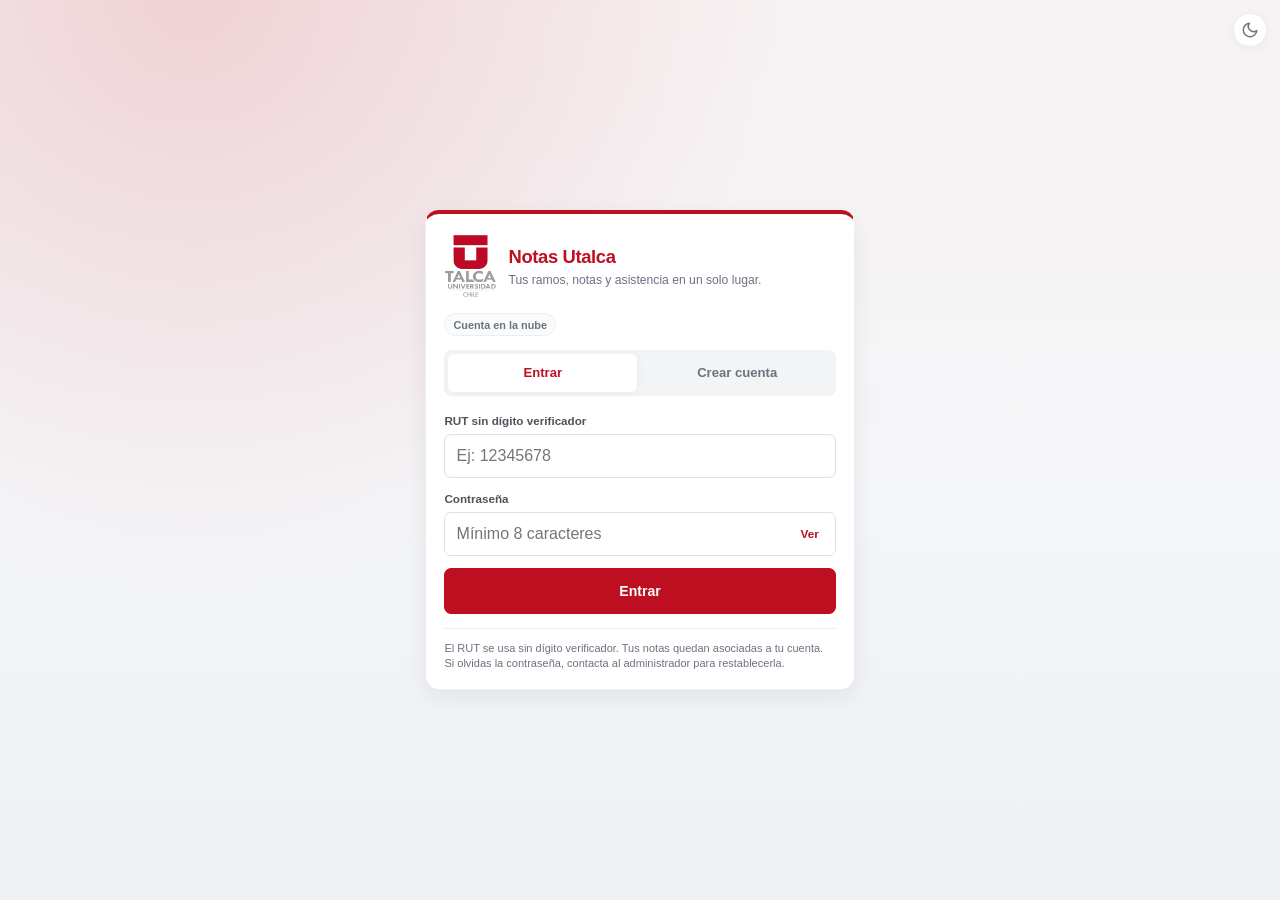
<file: index.html>
<!DOCTYPE html>
<html lang="es">
<head>
  <meta charset="UTF-8" />
  <meta name="viewport" content="width=device-width, initial-scale=1.0, viewport-fit=cover" />
  <meta name="description" content="Organizador de promedios, unidades exigibles y asistencia para estudiantes de la Universidad de Talca." />
  <meta name="robots" content="noindex,nofollow" />
  <meta name="apple-mobile-web-app-capable" content="yes" />
  <meta name="apple-mobile-web-app-status-bar-style" content="default" />
  <meta name="apple-mobile-web-app-title" content="Notas Utalca" />
  <meta name="theme-color" content="#be0f20" />
  <script src="theme.js?v=3"></script>
  <title>Notas Utalca · Promedios y Asistencia</title>
  <link rel="manifest" href="manifest.json?v=3" />
  <link rel="apple-touch-icon" href="icons/apple-touch-icon.png?v=3" />
  <link rel="icon" type="image/png" sizes="192x192" href="icons/icon-192.png?v=3" />
  <link rel="stylesheet" href="styles.css?v=11" />
</head>
<body>
  <!-- Pantalla de carga: evita mostrar el login cuando ya hay una sesión guardada. -->
  <div id="boot-screen" class="boot-screen" role="status" aria-label="Cargando cuenta">
    <img src="icons/utalca-logo-header.png" alt="Universidad de Talca" class="boot-logo" />
    <span class="boot-spinner" aria-hidden="true"></span>
  </div>

  <!-- Pantalla de acceso: se muestra solo cuando no hay sesión. -->
  <div id="auth-gate" class="auth-gate" hidden>
    <button type="button" class="theme-toggle auth-theme-toggle" data-action="toggle-theme" aria-label="Cambiar tema" title="Cambiar tema">
      <svg class="theme-moon" width="18" height="18" viewBox="0 0 24 24" fill="none" stroke="currentColor" stroke-width="2" stroke-linecap="round" stroke-linejoin="round" aria-hidden="true">
        <path d="M21 12.79A9 9 0 1 1 11.21 3 7 7 0 0 0 21 12.79z"></path>
      </svg>
      <svg class="theme-sun" width="18" height="18" viewBox="0 0 24 24" fill="none" stroke="currentColor" stroke-width="2" stroke-linecap="round" stroke-linejoin="round" aria-hidden="true">
        <circle cx="12" cy="12" r="4"></circle>
        <path d="M12 2v2M12 20v2M4.93 4.93l1.41 1.41M17.66 17.66l1.41 1.41M2 12h2M20 12h2M6.34 17.66l-1.41 1.41M19.07 4.93l-1.41 1.41"></path>
      </svg>
    </button>
    <div class="auth-shell">
      <div class="auth-card">
        <div class="auth-brand">
          <img src="icons/utalca-logo-header.png" alt="" class="auth-logo" />
          <div>
            <h1 class="auth-title">Notas Utalca</h1>
            <p class="auth-subtitle">Tus ramos, notas y asistencia en un solo lugar.</p>
          </div>
        </div>

        <div class="auth-mode" id="auth-mode-label">Cuenta en la nube</div>

        <div class="auth-tabs" role="tablist" aria-label="Acceso">
          <button type="button" id="auth-tab-login" class="active" data-auth-tab="login" role="tab" aria-selected="true">
            Entrar
          </button>
          <button type="button" id="auth-tab-signup" data-auth-tab="signup" role="tab" aria-selected="false">
            Crear cuenta
          </button>
        </div>

        <form id="auth-form" novalidate>
          <div class="auth-field">
            <label for="auth-rut">RUT sin dígito verificador</label>
            <input
              id="auth-rut"
              name="rut"
              type="text"
              inputmode="numeric"
              autocomplete="username"
              placeholder="Ej: 12345678"
              maxlength="12"
              required
            />
          </div>

          <div class="auth-field">
            <label for="auth-password">Contraseña</label>
            <div class="auth-pass-wrap">
              <input
                id="auth-password"
                name="password"
                type="password"
                autocomplete="current-password"
                minlength="8"
                placeholder="Mínimo 8 caracteres"
                aria-label="Contraseña"
                required
              />
              <button type="button" id="auth-toggle-pass" class="auth-pass-toggle" aria-label="Mostrar contraseña">Ver</button>
            </div>
          </div>

          <div class="auth-field" id="auth-confirm-wrap" hidden>
            <label for="auth-confirm">Repetir contraseña</label>
            <input
              id="auth-confirm"
              name="confirm"
              type="password"
              autocomplete="new-password"
              minlength="8"
              placeholder="Repite la contraseña"
              aria-label="Repetir contraseña"
            />
          </div>

          <div id="auth-error" class="auth-error" role="alert" aria-live="polite" hidden></div>

          <button type="submit" id="auth-submit" class="auth-submit">Entrar</button>
        </form>

        <div id="auth-demo-banner" class="auth-demo" hidden>
          <strong>Modo demo local.</strong> Las cuentas y los ramos se guardan solo en este navegador.
        </div>

        <p class="auth-note">
          El RUT se usa sin dígito verificador. Tus notas quedan asociadas a tu cuenta.
          Si olvidas la contraseña, contacta al administrador para restablecerla.
        </p>
      </div>
    </div>
  </div>

  <!-- Aplicación -->
  <div id="app-shell" hidden>
    <div id="cloud-banner" class="cloud-banner" hidden></div>

    <div class="portal-wrapper">
      <!-- Barra Superior Compacta Exclusiva para iPhone / Celular con Logo Utalca -->
      <header class="mobile-app-header">
        <div class="mobile-brand" data-nav="home">
          <div class="mobile-logo-wrap">
            <img
              src="icons/utalca-emblem.png"
              alt="Universidad de Talca"
              class="mobile-logo-img"
            />
          </div>
          <div style="min-width:0;">
            <div class="mobile-title">Universidad de Talca</div>
            <div class="mobile-subtitle" id="mobile-header-sub">Portal Estudiantil · Notas y Asistencia</div>
          </div>
        </div>
        <div class="header-actions">
          <span class="sync-indicator syncing" data-sync-indicator role="img" aria-label="Sincronizando…" title="Sincronizando…">
            <svg class="sync-spin" width="18" height="18" viewBox="0 0 24 24" fill="none" stroke="currentColor" stroke-width="2" stroke-linecap="round" stroke-linejoin="round" aria-hidden="true">
              <path d="M21 12a9 9 0 1 1-2.64-6.36"></path>
              <polyline points="21 3 21 9 15 9"></polyline>
            </svg>
            <svg class="sync-ok" width="18" height="18" viewBox="0 0 24 24" fill="none" stroke="currentColor" stroke-width="2" stroke-linecap="round" stroke-linejoin="round" aria-hidden="true">
              <path d="M20 6 9 17l-5-5"></path>
            </svg>
          </span>
          <button type="button" class="theme-toggle" data-action="toggle-theme" aria-label="Cambiar tema" title="Cambiar tema">
            <svg class="theme-moon" width="18" height="18" viewBox="0 0 24 24" fill="none" stroke="currentColor" stroke-width="2" stroke-linecap="round" stroke-linejoin="round" aria-hidden="true">
              <path d="M21 12.79A9 9 0 1 1 11.21 3 7 7 0 0 0 21 12.79z"></path>
            </svg>
            <svg class="theme-sun" width="18" height="18" viewBox="0 0 24 24" fill="none" stroke="currentColor" stroke-width="2" stroke-linecap="round" stroke-linejoin="round" aria-hidden="true">
              <circle cx="12" cy="12" r="4"></circle>
              <path d="M12 2v2M12 20v2M4.93 4.93l1.41 1.41M17.66 17.66l1.41 1.41M2 12h2M20 12h2M6.34 17.66l-1.41 1.41M19.07 4.93l-1.41 1.41"></path>
            </svg>
          </button>
        </div>
      </header>

      <!-- Cabecera Institucional PC con Logo Universidad de Talca -->
      <div class="desktop-brand-bar desktop-only">
        <div class="desktop-brand-left" data-nav="home">
          <img
            src="icons/utalca-emblem.png"
            alt="Universidad de Talca"
            class="utalca-logo-img"
          />
          <div class="desktop-brand-divider"></div>
          <div class="desktop-brand-text">
            <span class="desktop-brand-title">Intranet Estudiantil · Universidad de Talca</span>
            <span class="desktop-brand-sub">Organizador de Promedios, Unidades Exigibles y Asistencia</span>
          </div>
        </div>
        <div class="header-actions">
          <span class="sync-indicator syncing" data-sync-indicator role="img" aria-label="Sincronizando…" title="Sincronizando…">
            <svg class="sync-spin" width="18" height="18" viewBox="0 0 24 24" fill="none" stroke="currentColor" stroke-width="2" stroke-linecap="round" stroke-linejoin="round" aria-hidden="true">
              <path d="M21 12a9 9 0 1 1-2.64-6.36"></path>
              <polyline points="21 3 21 9 15 9"></polyline>
            </svg>
            <svg class="sync-ok" width="18" height="18" viewBox="0 0 24 24" fill="none" stroke="currentColor" stroke-width="2" stroke-linecap="round" stroke-linejoin="round" aria-hidden="true">
              <path d="M20 6 9 17l-5-5"></path>
            </svg>
          </span>
          <button type="button" class="theme-toggle" data-action="toggle-theme" aria-label="Cambiar tema" title="Cambiar tema">
            <svg class="theme-moon" width="18" height="18" viewBox="0 0 24 24" fill="none" stroke="currentColor" stroke-width="2" stroke-linecap="round" stroke-linejoin="round" aria-hidden="true">
              <path d="M21 12.79A9 9 0 1 1 11.21 3 7 7 0 0 0 21 12.79z"></path>
            </svg>
            <svg class="theme-sun" width="18" height="18" viewBox="0 0 24 24" fill="none" stroke="currentColor" stroke-width="2" stroke-linecap="round" stroke-linejoin="round" aria-hidden="true">
              <circle cx="12" cy="12" r="4"></circle>
              <path d="M12 2v2M12 20v2M4.93 4.93l1.41 1.41M17.66 17.66l1.41 1.41M2 12h2M20 12h2M6.34 17.66l-1.41 1.41M19.07 4.93l-1.41 1.41"></path>
            </svg>
          </button>
        </div>
      </div>

      <!-- Línea Roja Superior Institucional (PC) -->
      <div class="utalca-top-rule desktop-only"></div>

      <!-- Cabecera Estilo Intranet Utalca (Solo PC) -->
      <header class="portal-top-grid desktop-only">
        <div class="utalca-red-box">
          <ul class="utalca-red-links">
            <li><button type="button" data-nav="home" id="redlink-home" class="active">Inicio</button></li>
            <li><button type="button" data-nav="promedios" id="redlink-promedios">Promedios y Notas</button></li>
            <li><button type="button" data-nav="asistencias" id="redlink-asistencias">Control de Asistencia</button></li>
            <li><button type="button" data-nav="agregar" id="redlink-agregar">Importar / Nuevo Ramo</button></li>
          </ul>
        </div>

        <div class="portal-feature-card" data-nav="promedios" id="topcard-promedios" role="button" tabindex="0" aria-label="Ir a Promedios y Notas">
          <div class="feature-icon-black">
            <svg width="34" height="34" viewBox="0 0 24 24" fill="none" stroke="currentColor" stroke-width="1.9" stroke-linecap="round" stroke-linejoin="round">
              <path d="M3 3v18h18"></path>
              <path d="M18 9l-5 5-4-4-3 3"></path>
            </svg>
          </div>
          <h2 class="feature-title">Promedios y Notas</h2>
          <p class="feature-sub">Revisa tus promedios, unidades exigibles y qué nota necesitas</p>
        </div>

        <div class="portal-feature-card" data-nav="asistencias" id="topcard-asistencias" role="button" tabindex="0" aria-label="Ir a Asistencias">
          <div class="feature-icon-black">
            <svg width="34" height="34" viewBox="0 0 24 24" fill="none" stroke="currentColor" stroke-width="1.9" stroke-linecap="round" stroke-linejoin="round">
              <rect x="3" y="4" width="18" height="18" rx="2" ry="2"></rect>
              <line x1="16" y1="2" x2="16" y2="6"></line>
              <line x1="8" y1="2" x2="8" y2="6"></line>
              <line x1="3" y1="10" x2="21" y2="10"></line>
              <path d="M9 16l2 2 4-4"></path>
            </svg>
          </div>
          <h2 class="feature-title">Asistencias</h2>
          <p class="feature-sub">Registra tu asistencia a clases y controla el mínimo exigido</p>
        </div>

        <div class="portal-feature-card" data-nav="agregar" id="topcard-agregar" role="button" tabindex="0" aria-label="Ir a Agregar Ramo">
          <div class="feature-icon-black">
            <svg width="34" height="34" viewBox="0 0 24 24" fill="none" stroke="currentColor" stroke-width="1.9" stroke-linecap="round" stroke-linejoin="round">
              <circle cx="12" cy="12" r="10"></circle>
              <line x1="12" y1="8" x2="12" y2="16"></line>
              <line x1="8" y1="12" x2="16" y2="12"></line>
            </svg>
          </div>
          <h2 class="feature-title">Agregar Ramo</h2>
          <p class="feature-sub">Importa con pantallazo o copy-paste de la intranet</p>
        </div>
      </header>

      <!-- Cuerpo Principal -->
      <div class="portal-main-layout">
        <!-- Barra Lateral Izquierda (Solo PC) -->
        <aside class="portal-sidebar desktop-only">
          <div class="sidebar-section">
            <h3 class="sidebar-heading">Resumen Académico</h3>
            <div class="sidebar-item">
              <span>Promedio Semestral</span>
              <strong id="summary-avg">—</strong>
            </div>
            <div class="sidebar-item">
              <span>Ramos Activos</span>
              <strong id="summary-count">0</strong>
            </div>
            <div class="sidebar-item">
              <span>Escala</span>
              <strong>1.0 a 7.0 (3.95)</strong>
            </div>
            <div class="sidebar-item">
              <span>Estado</span>
              <strong id="summary-risk">—</strong>
            </div>
          </div>

          <div class="sidebar-section">
            <h3 class="sidebar-heading">Mis Ramos</h3>
            <div id="sidebar-courses-links" style="display:flex; flex-direction:column; gap:0.15rem;"></div>
          </div>

          <div class="sidebar-section">
            <h3 class="sidebar-heading">Cuenta</h3>
            <button type="button" class="sidebar-link-btn" data-nav="cuenta">Mi Cuenta y respaldo</button>
          </div>
        </aside>

        <!-- Área Principal (Visible arriba de inmediato en iPhone y en PC) -->
        <main class="portal-main-content">
          <div class="utalca-tabs-bar desktop-only" role="tablist">
            <button type="button" class="utalca-tab active" data-nav="home" id="tab-home">Inicio</button>
            <button type="button" class="utalca-tab" data-nav="promedios" id="tab-promedios">Promedios</button>
            <button type="button" class="utalca-tab" data-nav="asistencias" id="tab-asistencias">Asistencias</button>
            <button type="button" class="utalca-tab" data-nav="agregar" id="tab-agregar">Agregar Ramo</button>
          </div>

          <section id="main-view-container" class="portal-content-panel"></section>
        </main>
      </div>
    </div>

    <!-- Barra de Navegación Inferior Nativa para iPhone -->
    <nav class="bottom-nav mobile-only" aria-label="Menú principal móvil">
      <div class="bottom-nav-inner">
        <button type="button" class="bottom-tab-btn active" data-nav="home" id="bnav-home">
          <svg width="20" height="20" viewBox="0 0 24 24" fill="none" stroke="currentColor" stroke-width="2"><path d="M3 9l9-7 9 7v11a2 2 0 0 1-2 2H5a2 2 0 0 1-2-2z"></path></svg>
          <span>Inicio</span>
        </button>
        <button type="button" class="bottom-tab-btn" data-nav="promedios" id="bnav-promedios">
          <svg width="20" height="20" viewBox="0 0 24 24" fill="none" stroke="currentColor" stroke-width="2"><path d="M3 3v18h18"></path><path d="M18 9l-5 5-4-4-3 3"></path></svg>
          <span>Promedios</span>
        </button>
        <button type="button" class="bottom-tab-btn" data-nav="asistencias" id="bnav-asistencias">
          <svg width="20" height="20" viewBox="0 0 24 24" fill="none" stroke="currentColor" stroke-width="2"><rect x="3" y="4" width="18" height="18" rx="2"></rect><path d="M9 14l2 2 4-4"></path></svg>
          <span>Asistencias</span>
        </button>
        <button type="button" class="bottom-tab-btn" data-nav="agregar" id="bnav-agregar">
          <svg width="20" height="20" viewBox="0 0 24 24" fill="none" stroke="currentColor" stroke-width="2"><circle cx="12" cy="12" r="10"></circle><line x1="12" y1="8" x2="12" y2="16"></line><line x1="8" y1="12" x2="16" y2="12"></line></svg>
          <span>Agregar</span>
        </button>
      </div>
    </nav>

    <!-- Modal Bottom-Sheet Minimalista para Subdividir Porcentaje -->
    <div id="subdivide-modal" class="modal-backdrop" hidden role="dialog" aria-modal="true" aria-labelledby="subdivide-modal-title">
      <div class="modal-card">
        <div class="modal-header">
          <div class="modal-header-text">
            <h3 class="modal-title" id="subdivide-modal-title">Subdividir Porcentaje</h3>
            <p class="modal-subtitle" id="subdivide-modal-course-name">—</p>
          </div>
          <button type="button" class="modal-close-btn" data-action="close-subdivide-modal" aria-label="Cerrar modal">✕</button>
        </div>

        <div class="modal-body">
          <div id="subdivide-modal-eval-info" class="modal-eval-highlight"></div>

          <div class="modal-field-group">
            <label class="modal-field-label">¿En cuántas notas o controles se divide?</label>
            <div class="modal-quick-selector">
              <button type="button" class="quick-num-btn" data-count="2">2</button>
              <button type="button" class="quick-num-btn" data-count="3">3</button>
              <button type="button" class="quick-num-btn active" data-count="4">4</button>
              <button type="button" class="quick-num-btn" data-count="5">5</button>
              <button type="button" class="quick-num-btn" data-count="6">6</button>
            </div>
          </div>

          <div class="modal-custom-row">
            <div class="modal-field-compact">
              <label for="subdivide-custom-count">Cantidad:</label>
              <input type="number" id="subdivide-custom-count" min="2" max="20" value="4" class="modal-num-input" />
            </div>
            <div class="modal-field-flex">
              <label for="subdivide-base-name">Nombre de cada sub-nota:</label>
              <input type="text" id="subdivide-base-name" value="Control" class="modal-text-input" />
            </div>
          </div>

          <div id="subdivide-preview-calc" class="modal-preview-box"></div>
        </div>

        <div class="modal-footer">
          <button type="button" class="btn btn-sm" data-action="close-subdivide-modal">Cancelar</button>
          <button type="button" class="btn btn-sm btn-red" id="confirm-subdivide-btn">Aplicar Subdivisión</button>
        </div>
      </div>
    </div>
  </div>

  <noscript>
    <style>#boot-screen{display:none!important}</style>
    <div class="auth-gate">
      <div class="auth-card">
        <h1 class="auth-title">JavaScript requerido</h1>
        <p>Notas Utalca necesita JavaScript para funcionar. Actívalo y vuelve a cargar la página.</p>
      </div>
    </div>
  </noscript>

  <script src="vendor/supabase.js?v=2.119.0"></script>
  <script src="auth_utils.js?v=2"></script>
  <script src="cloud-config.js?v=3"></script>
  <script src="cloud.js?v=3"></script>
  <script src="auth.js?v=3"></script>
  <script src="app.js?v=15"></script>
</body>
</html>
</file>
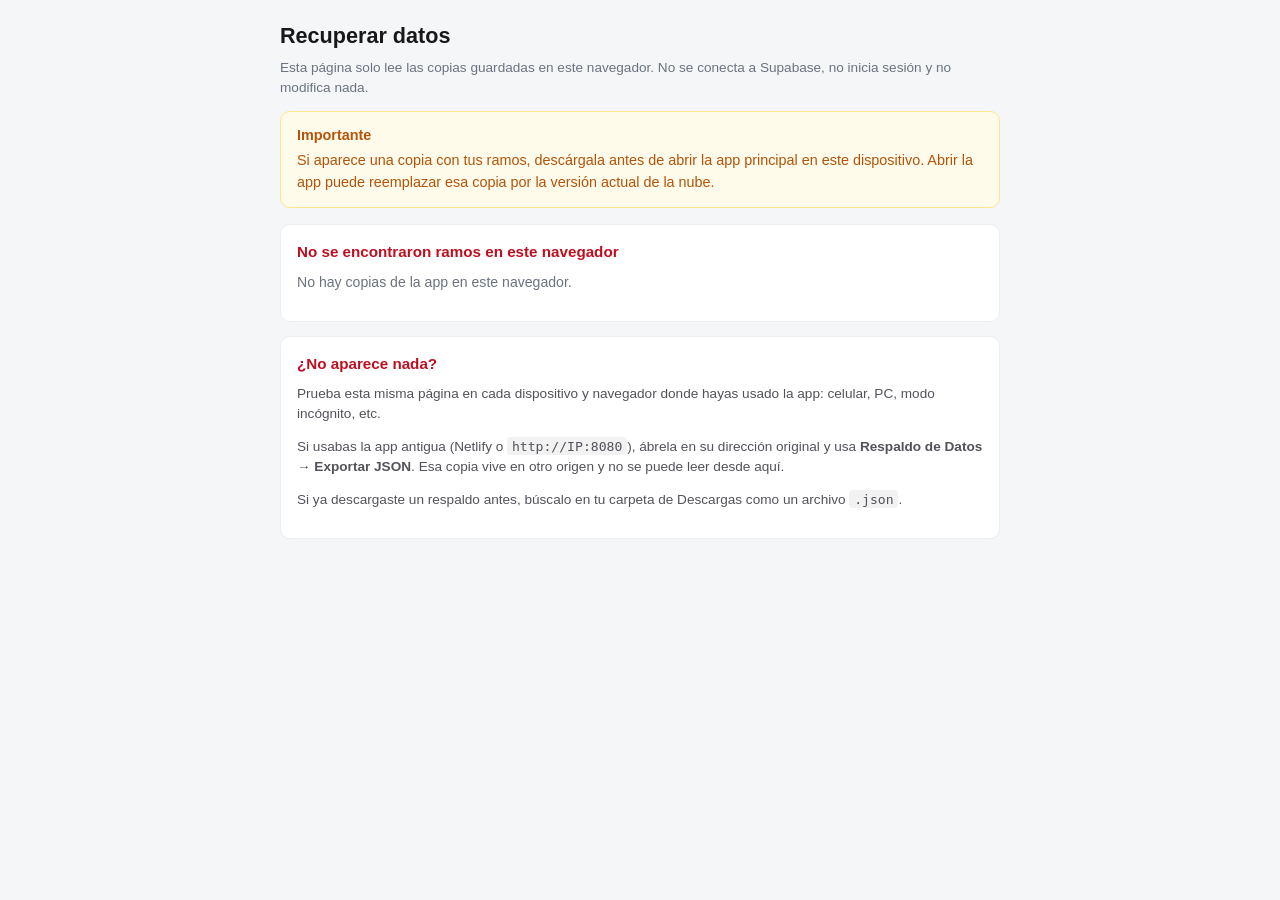
<file: recuperar.html>
<!DOCTYPE html>
<html lang="es">
<head>
  <meta charset="UTF-8" />
  <meta name="viewport" content="width=device-width, initial-scale=1.0, viewport-fit=cover" />
  <meta name="robots" content="noindex,nofollow" />
  <meta name="theme-color" content="#be0f20" />
  <title>Recuperar datos · Notas Utalca</title>
  <style>
    :root {
      --red: #be0f20;
      --bg: #f5f6f8;
      --surface: #ffffff;
      --border: #eceef2;
      --text: #18181b;
      --text-soft: #52525b;
      --text-muted: #6b7280;
      --ok: #15803d;
      --warn: #b45309;
      --warn-soft: #fffbeb;
      --warn-border: #fde68a;
    }
    * { box-sizing: border-box; }
    body {
      margin: 0;
      padding: 1.25rem 1rem 3rem;
      background: var(--bg);
      color: var(--text);
      font-family: -apple-system, BlinkMacSystemFont, "Segoe UI", Roboto, Helvetica, Arial, sans-serif;
      line-height: 1.5;
    }
    main { max-width: 720px; margin: 0 auto; }
    h1 { margin: 0 0 0.35rem; font-size: 1.35rem; }
    h2 { margin: 0 0 0.5rem; font-size: 0.95rem; color: var(--red); }
    p { margin: 0 0 0.75rem; }
    .sub { color: var(--text-muted); font-size: 0.85rem; }
    .card {
      background: var(--surface);
      border: 1px solid var(--border);
      border-radius: 10px;
      padding: 1rem;
      margin: 0 0 0.9rem;
    }
    .warn {
      background: var(--warn-soft);
      border: 1px solid var(--warn-border);
      border-radius: 10px;
      padding: 0.85rem 1rem;
      margin: 0 0 1rem;
      color: var(--warn);
      font-size: 0.9rem;
    }
    .warn strong { display: block; margin-bottom: 0.2rem; }
    .meta { color: var(--text-soft); font-size: 0.8rem; word-break: break-all; }
    .courses { margin: 0.55rem 0 0.85rem; padding-left: 1.15rem; font-size: 0.88rem; }
    .actions { display: flex; flex-wrap: wrap; gap: 0.45rem; }
    button {
      border: 1px solid var(--border);
      background: var(--surface);
      color: var(--text);
      border-radius: 7px;
      padding: 0.45rem 0.7rem;
      font: inherit;
      font-size: 0.82rem;
      cursor: pointer;
    }
    button.primary { background: var(--red); border-color: var(--red); color: #fff; }
    .ok { color: var(--ok); font-weight: 600; }
    .empty { color: var(--text-muted); font-size: 0.88rem; }
    .hint { color: var(--text-soft); font-size: 0.85rem; }
    ul { margin: 0.4rem 0 0; padding-left: 1.1rem; }
    code { background: rgba(0,0,0,0.05); padding: 0.1rem 0.3rem; border-radius: 4px; font-size: 0.82rem; }
  </style>
</head>
<body>
  <main>
    <h1>Recuperar datos</h1>
    <p class="sub">Esta página solo lee las copias guardadas en este navegador. No se conecta a Supabase, no inicia sesión y no modifica nada.</p>

    <div class="warn">
      <strong>Importante</strong>
      Si aparece una copia con tus ramos, descárgala antes de abrir la app principal en este dispositivo. Abrir la app puede reemplazar esa copia por la versión actual de la nube.
    </div>

    <div id="results"></div>

    <div class="card">
      <h2>¿No aparece nada?</h2>
      <p class="hint">Prueba esta misma página en cada dispositivo y navegador donde hayas usado la app: celular, PC, modo incógnito, etc.</p>
      <p class="hint">Si usabas la app antigua (Netlify o <code>http://IP:8080</code>), ábrela en su dirección original y usa <strong>Respaldo de Datos → Exportar JSON</strong>. Esa copia vive en otro origen y no se puede leer desde aquí.</p>
      <p class="hint">Si ya descargaste un respaldo antes, búscalo en tu carpeta de Descargas como un archivo <code>.json</code>.</p>
    </div>
  </main>

  <script>
    (function () {
      const results = document.getElementById('results');

      function readStores() {
        const entries = [];
        const stores = [
          { name: 'localStorage', store: window.localStorage },
          { name: 'sessionStorage', store: window.sessionStorage }
        ];

        stores.forEach(({ name, store }) => {
          let keys = [];
          try {
            keys = Object.keys(store);
          } catch (error) {
            return;
          }
          keys.forEach((key) => {
            if (!/^(utalca_organizador_v\d|notas_demo_state_v1)/.test(key)) return;
            let raw = null;
            try {
              raw = store.getItem(key);
            } catch (error) {
              return;
            }
            entries.push({ area: name, key, raw });
          });
        });

        return entries;
      }

      function extractCourses(raw) {
        if (!raw) return null;
        let parsed = null;
        try {
          parsed = JSON.parse(raw);
        } catch (error) {
          return null;
        }
        if (!parsed || typeof parsed !== 'object') return null;

        const list = Array.isArray(parsed.courses)
          ? parsed.courses
          : parsed.state && Array.isArray(parsed.state.courses)
          ? parsed.state.courses
          : null;

        if (!list) return null;

        return {
          courses: list,
          savedAt: parsed.savedAt || parsed.updatedAt || null,
          version: parsed.__version ?? parsed.version ?? null,
          dirty: parsed.dirty ?? null
        };
      }

      function formatDate(value) {
        if (!value) return 'fecha desconocida';
        const date = new Date(value);
        return Number.isNaN(date.getTime()) ? 'fecha desconocida' : date.toLocaleString('es-CL');
      }

      function download(courses, key) {
        const payload = JSON.stringify({ courses }, null, 2);
        const blob = new Blob([payload], { type: 'application/json' });
        const url = URL.createObjectURL(blob);
        const link = document.createElement('a');
        const safeKey = key.replace(/[^a-z0-9_-]+/gi, '-').slice(0, 40);
        const stamp = new Date().toISOString().slice(0, 19).replace(/[:T]/g, '-');
        link.href = url;
        link.download = 'respaldo-notas-utalca-' + safeKey + '-' + stamp + '.json';
        document.body.appendChild(link);
        link.click();
        link.remove();
        setTimeout(() => URL.revokeObjectURL(url), 2000);
      }

      function renderCard(entry, data, index) {
        const card = document.createElement('section');
        card.className = 'card';

        const title = document.createElement('h2');
        title.textContent = 'Copia con ' + data.courses.length + ' ramo' + (data.courses.length === 1 ? '' : 's');
        card.appendChild(title);

        const meta = document.createElement('div');
        meta.className = 'meta';
        meta.textContent = entry.area + ' · ' + entry.key + ' · ' + formatDate(data.savedAt) + (data.version !== null ? ' · versión ' + data.version : '');
        card.appendChild(meta);

        if (data.dirty === true) {
          const pending = document.createElement('p');
          pending.className = 'meta';
          pending.textContent = 'Esta copia tenía cambios pendientes de sincronizar.';
          card.appendChild(pending);
        }

        const list = document.createElement('ul');
        list.className = 'courses';
        data.courses.slice(0, 15).forEach((course) => {
          const item = document.createElement('li');
          item.textContent = (course && course.name) || 'Ramo sin nombre';
          list.appendChild(item);
        });
        if (data.courses.length > 15) {
          const more = document.createElement('li');
          more.textContent = 'y ' + (data.courses.length - 15) + ' más…';
          list.appendChild(more);
        }
        card.appendChild(list);

        const actions = document.createElement('div');
        actions.className = 'actions';

        const downloadButton = document.createElement('button');
        downloadButton.className = 'primary';
        downloadButton.textContent = 'Descargar respaldo JSON';
        downloadButton.addEventListener('click', () => download(data.courses, entry.key + '-' + index));
        actions.appendChild(downloadButton);

        const copyButton = document.createElement('button');
        copyButton.textContent = 'Copiar JSON';
        copyButton.addEventListener('click', async () => {
          const text = JSON.stringify({ courses: data.courses }, null, 2);
          try {
            await navigator.clipboard.writeText(text);
            copyButton.textContent = 'Copiado';
            setTimeout(() => { copyButton.textContent = 'Copiar JSON'; }, 2000);
          } catch (error) {
            window.prompt('Copia este JSON:', text);
          }
        });
        actions.appendChild(copyButton);

        card.appendChild(actions);
        return card;
      }

      const entries = readStores();
      const withCourses = [];
      const empty = [];

      entries.forEach((entry) => {
        const data = extractCourses(entry.raw);
        if (data && data.courses.length > 0) withCourses.push({ entry, data });
        else empty.push(entry);
      });

      if (withCourses.length > 0) {
        const ok = document.createElement('p');
        ok.className = 'ok';
        ok.textContent = 'Se encontraron ' + withCourses.length + ' copia' + (withCourses.length === 1 ? '' : 's') + ' con ramos en este navegador.';
        results.appendChild(ok);
        withCourses.forEach(({ entry, data }, index) => {
          results.appendChild(renderCard(entry, data, index));
        });
      } else {
        const emptyCard = document.createElement('section');
        emptyCard.className = 'card';
        const title = document.createElement('h2');
        title.textContent = 'No se encontraron ramos en este navegador';
        emptyCard.appendChild(title);
        const text = document.createElement('p');
        text.className = 'empty';
        text.textContent = entries.length
          ? 'Hay copias guardadas, pero están vacías (0 ramos).'
          : 'No hay copias de la app en este navegador.';
        emptyCard.appendChild(text);
        results.appendChild(emptyCard);
      }
    })();
  </script>
</body>
</html>
</file>
<file: styles.css>
:root {
  --red: #be0f20;
  --red-dark: #9c0b19;
  --red-soft: rgba(190, 15, 32, 0.06);
  --red-border: rgba(190, 15, 32, 0.22);
  --bg: #f5f6f8;
  --surface: #ffffff;
  --surface-subtle: #fafbfc;
  --border: #eceef2;
  --border-strong: #dce0e6;
  --text: #18181b;
  --text-soft: #52525b;
  --text-muted: #6b7280;
  --ok: #15803d;
  --ok-soft: #f0fdf4;
  --warn: #b45309;
  --warn-soft: #fffbeb;
  --danger: #be0f20;
  --danger-soft: #fef2f2;
  --surface-raised: #ffffff;
  --surface-muted: #f3f4f6;
  --surface-hover: #e1e5eb;
  --nav-bg: rgba(255, 255, 255, 0.95);
  --backdrop: rgba(15, 23, 42, 0.45);
  --on-accent: #ffffff;
  --red-fill: #be0f20;
  --red-fill-hover: #9c0b19;
  --ok-border: #bbf7d0;
  --warn-border: #fde68a;
  --warn-text: #92400e;
  --danger-border: #fecaca;
  --auth-bg:
    radial-gradient(circle at 15% 0%, rgba(190, 15, 32, 0.14), transparent 42%),
    linear-gradient(180deg, #f7f2f3 0%, #f5f6f8 55%, #eef0f4 100%);
  --radius: 8px;
  --shadow: 0 2px 12px rgba(15, 23, 42, 0.04);
  --shadow-hover: 0 8px 24px rgba(15, 23, 42, 0.07);
  --shadow-modal: 0 -8px 30px rgba(0, 0, 0, 0.15);
  --motion-fast: 120ms;
  --motion-base: 200ms;
  --motion-slow: 260ms;
  --ease-out: cubic-bezier(0.22, 1, 0.36, 1);
  --ease-spring: cubic-bezier(0.34, 1.4, 0.64, 1);
}

* {
  box-sizing: border-box;
  -webkit-tap-highlight-color: transparent;
}

[hidden] {
  display: none !important;
}

:focus-visible {
  outline: 2px solid var(--red);
  outline-offset: 2px;
}

html {
  margin: 0;
  padding: 0;
  width: 100%;
  max-width: 100vw;
  overflow-x: hidden;
  box-sizing: border-box;
}

body {
  margin: 0;
  padding: 0;
  width: 100%;
  max-width: 100vw;
  overflow-x: hidden;
  position: relative;
  background: var(--bg);
  color: var(--text);
  font-family: -apple-system, BlinkMacSystemFont, "Inter", "SF Pro Text", "Segoe UI", Roboto, Helvetica, Arial, sans-serif;
  line-height: 1.5;
  -webkit-font-smoothing: antialiased;
  padding-top: max(0.75rem, env(safe-area-inset-top));
  padding-bottom: calc(4.75rem + env(safe-area-inset-bottom));
  padding-left: max(1rem, env(safe-area-inset-left));
  padding-right: max(1rem, env(safe-area-inset-right));
  box-sizing: border-box;
}

.portal-wrapper {
  max-width: 1040px;
  width: 100%;
  margin: 0 auto;
  overflow-x: hidden;
  box-sizing: border-box;
}

/* Cabecera Institucional Superior PC con Logo Utalca */
.desktop-brand-bar {
  display: flex;
  align-items: center;
  justify-content: space-between;
  padding: 0.35rem 0 0.65rem;
}

.desktop-brand-left {
  display: flex;
  align-items: center;
  gap: 0.85rem;
  cursor: pointer;
}

.utalca-logo-img {
  height: 42px;
  width: auto;
  object-fit: contain;
  display: block;
}

.desktop-brand-divider {
  width: 1px;
  height: 28px;
  background: var(--border-strong);
}

.desktop-brand-text {
  display: flex;
  flex-direction: column;
}

.desktop-brand-title {
  font-size: 0.92rem;
  font-weight: 700;
  color: var(--text);
  letter-spacing: -0.01em;
  line-height: 1.2;
}

.desktop-brand-sub {
  font-size: 0.74rem;
  color: var(--text-muted);
}

/* Barra Superior Compacta Exclusiva para iPhone / Celular */
.mobile-app-header {
  display: flex;
  align-items: center;
  justify-content: space-between;
  background: var(--surface);
  color: var(--text);
  border: 1px solid var(--border);
  border-top: 3px solid var(--red);
  border-radius: 10px;
  padding: 0.6rem 0.85rem;
  margin-bottom: 0.85rem;
  box-shadow: var(--shadow);
}

.mobile-brand {
  display: flex;
  align-items: center;
  gap: 0.65rem;
  cursor: pointer;
  min-width: 0;
}

.mobile-logo-wrap {
  display: flex;
  align-items: center;
  justify-content: center;
  flex-shrink: 0;
}

.mobile-logo-img {
  height: 34px;
  width: auto;
  object-fit: contain;
  display: block;
}

.mobile-title {
  font-size: 0.88rem;
  font-weight: 700;
  color: var(--red);
  line-height: 1.2;
}

.mobile-subtitle {
  font-size: 0.71rem;
  color: var(--text-muted);
}

/* Línea Roja Superior Institucional */
.utalca-top-rule {
  height: 2px;
  background: var(--red-fill);
  margin: 0.1rem 0 1.15rem;
}

/* Cabecera de 4 Bloques (1 Rojo + 3 Blancos) */
.portal-top-grid {
  display: grid;
  grid-template-columns: 1fr;
  gap: 0.9rem;
  margin-bottom: 1.35rem;
}

@media (min-width: 781px) {
  .portal-top-grid {
    grid-template-columns: 225px repeat(3, 1fr);
    gap: 1.15rem;
  }
}

.utalca-red-box {
  background: var(--red-fill);
  color: var(--on-accent);
  border-radius: var(--radius);
  padding: 1.15rem 1.25rem;
  box-shadow: var(--shadow);
  display: flex;
  flex-direction: column;
  justify-content: center;
}

.utalca-red-links {
  list-style: none;
  padding: 0;
  margin: 0;
  display: flex;
  flex-direction: column;
  gap: 0.45rem;
}

.utalca-red-links li button {
  background: none;
  border: none;
  color: rgba(255, 255, 255, 0.86);
  padding: 0.1rem 0;
  font-size: 0.85rem;
  font-weight: 400;
  text-align: left;
  cursor: pointer;
  font-family: inherit;
  transition: color 0.15s ease;
}

.utalca-red-links li button:hover,
.utalca-red-links li button.active {
  color: var(--on-accent);
  font-weight: 600;
}

.portal-feature-card {
  background: var(--surface);
  border: 1px solid var(--border);
  border-radius: var(--radius);
  padding: 1.2rem 1rem;
  text-align: center;
  box-shadow: var(--shadow);
  cursor: pointer;
  transition: transform 0.16s ease, box-shadow 0.16s ease, border-color 0.16s ease;
  display: flex;
  flex-direction: column;
  align-items: center;
  justify-content: center;
  gap: 0.3rem;
}

.portal-feature-card:hover {
  transform: translateY(-2px);
  box-shadow: var(--shadow-hover);
  border-color: var(--red-border);
}

.portal-feature-card.active-card {
  border-color: var(--red);
}

.feature-icon-black {
  width: 42px;
  height: 42px;
  display: flex;
  align-items: center;
  justify-content: center;
  color: var(--text);
  margin-bottom: 0.2rem;
}

.feature-title {
  margin: 0;
  font-size: 0.98rem;
  font-weight: 600;
  color: var(--red);
  letter-spacing: -0.01em;
}

.feature-sub {
  margin: 0;
  font-size: 0.77rem;
  color: var(--text-muted);
  line-height: 1.35;
  max-width: 215px;
}

/* Cuerpo Principal: Sidebar Izquierda + Contenido Derecha */
.portal-main-layout {
  display: grid;
  grid-template-columns: 1fr;
  gap: 1.25rem;
}

@media (min-width: 781px) {
  .portal-main-layout {
    grid-template-columns: 225px 1fr;
    align-items: start;
  }
}

.portal-sidebar {
  background: var(--surface);
  border: 1px solid var(--border);
  border-radius: var(--radius);
  padding: 1.15rem 1.15rem;
  box-shadow: var(--shadow);
}

.sidebar-section {
  margin-bottom: 1.15rem;
}

.sidebar-section:last-child {
  margin-bottom: 0;
}

.sidebar-heading {
  font-size: 0.82rem;
  font-weight: 600;
  color: var(--red);
  margin: 0 0 0.45rem;
}

.sidebar-item {
  font-size: 0.79rem;
  color: var(--text-muted);
  padding: 0.22rem 0;
  display: flex;
  justify-content: space-between;
  align-items: center;
  gap: 0.4rem;
}

.sidebar-item strong {
  color: var(--text-soft);
  font-weight: 600;
}

.sidebar-link-btn {
  background: none;
  border: none;
  padding: 0.3rem 0;
  font-size: 0.76rem;
  line-height: 1.32;
  color: var(--text-soft);
  text-align: left;
  cursor: pointer;
  font-family: inherit;
  transition: color 0.15s ease;
  width: 100%;
  white-space: normal;
  word-break: break-word;
  border-bottom: 1px solid var(--border);
}

.sidebar-link-btn:last-child {
  border-bottom: none;
}

.sidebar-link-btn:hover,
.sidebar-link-btn.active {
  color: var(--red);
  font-weight: 600;
}

/* Pestañas Superiores del Área Derecha */
.utalca-tabs-bar {
  display: flex;
  flex-wrap: wrap;
  gap: 0.35rem;
  border-bottom: 1.5px solid var(--red);
  margin-bottom: 1.15rem;
}

.utalca-tab {
  background: var(--surface-muted);
  color: var(--text-soft);
  border: none;
  border-radius: 5px 5px 0 0;
  padding: 0.55rem 1.05rem;
  font-size: 0.8rem;
  font-weight: 500;
  cursor: pointer;
  font-family: inherit;
  transition: background 0.15s ease, color 0.15s ease;
}

.utalca-tab:hover {
  background: var(--surface-hover);
}

.utalca-tab.active {
  background: var(--red-fill);
  color: var(--on-accent);
  font-weight: 600;
}

/* Panel Blanco Principal */
.portal-content-panel {
  background: var(--surface);
  border: 1px solid var(--border);
  border-radius: var(--radius);
  padding: 1.4rem 1.3rem;
  box-shadow: var(--shadow);
  min-height: 380px;
  width: 100%;
  max-width: 100%;
  min-width: 0;
  overflow-x: hidden;
  box-sizing: border-box;
}

/* Grilla de Botones Circulares Minimalistas */
.circle-grid {
  display: grid;
  grid-template-columns: repeat(2, 1fr);
  gap: 1.5rem 0.9rem;
  padding: 0.6rem 0;
}

@media (min-width: 560px) {
  .circle-grid {
    grid-template-columns: repeat(3, 1fr);
  }
}

@media (min-width: 900px) {
  .circle-grid {
    grid-template-columns: repeat(4, 1fr);
  }
}

.circle-tile-container {
  position: relative;
  display: flex;
  flex-direction: column;
  align-items: center;
  min-width: 0;
  width: 100%;
}

.circle-badge-delete {
  position: absolute;
  top: -2px;
  right: calc(50% - 43px);
  width: 22px;
  height: 22px;
  border-radius: 50%;
  background: var(--surface-raised);
  color: var(--text-soft);
  border: 1px solid var(--border-strong);
  box-shadow: var(--shadow);
  display: flex;
  align-items: center;
  justify-content: center;
  cursor: pointer;
  z-index: 10;
  transition: transform 0.18s var(--ease-out), background-color 0.16s ease,
    color 0.16s ease, border-color 0.16s ease;
  padding: 0;
}

.circle-badge-delete::after {
  content: '';
  position: absolute;
  inset: -8px;
}

.circle-badge-delete:hover,
.circle-badge-delete:active {
  background: var(--red-fill);
  color: var(--on-accent);
  border-color: var(--red-fill);
  transform: scale(1.1);
}

@media (max-width: 780px) {
  .circle-badge-delete {
    right: calc(50% - 37px);
    width: 20px;
    height: 20px;
  }
}

.circle-item {
  display: flex;
  flex-direction: column;
  align-items: center;
  text-align: center;
  cursor: pointer;
  padding: 0.45rem 0.3rem;
  border: none;
  background: transparent;
  font-family: inherit;
  transition: transform 0.2s var(--ease-out);
  min-width: 0;
}

.circle-item:active {
  transform: scale(0.97);
  transition-duration: 0.06s;
}

@media (hover: hover) and (pointer: fine) {
  .circle-item:hover {
    transform: translateY(-3px);
  }

  .circle-item:hover .circle-icon-wrap {
    border-color: var(--red);
    box-shadow: var(--shadow-hover);
  }
}

.circle-icon-wrap {
  width: 74px;
  height: 74px;
  border-radius: 50%;
  background: var(--surface-raised);
  border: 1px solid var(--border);
  box-shadow: var(--shadow);
  display: flex;
  flex-direction: column;
  align-items: center;
  justify-content: center;
  color: var(--red);
  margin-bottom: 0.6rem;
  transition: border-color 0.16s ease, box-shadow 0.16s ease;
  flex-shrink: 0;
}

.circle-big-stat {
  font-size: 1.08rem;
  font-weight: 700;
  color: var(--red);
  letter-spacing: -0.02em;
  line-height: 1.1;
}

.circle-mini-sub {
  font-size: 0.59rem;
  color: var(--text-muted);
  font-weight: 500;
  margin-top: 2px;
}

.circle-label {
  font-size: 0.78rem;
  font-weight: 500;
  color: var(--text-soft);
  line-height: 1.32;
  max-width: 175px;
  word-break: break-word;
  overflow-wrap: anywhere;
  text-wrap: balance;
}

.circle-sub-meta {
  margin-top: 0.22rem;
  font-size: 0.69rem;
  color: var(--text-muted);
  font-weight: 500;
}

/* Cabecera Interna de Sección / Ramo */
.section-nav-header {
  display: flex;
  align-items: center;
  justify-content: space-between;
  flex-wrap: wrap;
  gap: 0.6rem;
  padding-bottom: 0.85rem;
  margin-bottom: 1.05rem;
  border-bottom: 1px solid var(--border);
}

.section-nav-title {
  margin: 0;
  font-size: 0.98rem;
  font-weight: 600;
  color: var(--red);
}

.section-nav-sub {
  font-size: 0.77rem;
  color: var(--text-muted);
  margin-top: 0.1rem;
}

.course-detail-title {
  margin: 0 0 0.85rem;
  font-size: 1rem;
  line-height: 1.35;
  color: var(--red);
  font-weight: 600;
  letter-spacing: -0.01em;
  word-break: break-word;
  overflow-wrap: anywhere;
}

/* Badges Minimalistas */
.badge {
  display: inline-flex;
  align-items: center;
  padding: 0.16rem 0.52rem;
  border-radius: 999px;
  font-size: 0.69rem;
  font-weight: 600;
  white-space: nowrap;
}

.eval-meta .badge,
.sub-eval-meta .badge {
  white-space: normal;
  word-break: break-word;
}

.badge-ok { background: var(--ok-soft); color: var(--ok); }
.badge-warn { background: var(--warn-soft); color: var(--warn); }
.badge-danger { background: var(--danger-soft); color: var(--danger); }
.badge-red { background: var(--red-soft); color: var(--red); }
.badge-neutral { background: var(--surface-muted); color: var(--text-soft); }

/* Botones Minimalistas */
.btn {
  display: inline-flex;
  align-items: center;
  justify-content: center;
  gap: 0.35rem;
  min-height: 36px;
  padding: 0.4rem 0.8rem;
  border-radius: 6px;
  font-size: 0.79rem;
  font-weight: 500;
  border: 1px solid var(--border-strong);
  background: var(--surface);
  color: var(--text-soft);
  cursor: pointer;
  font-family: inherit;
  transition: transform 0.18s var(--ease-out), background-color 0.16s ease,
    border-color 0.16s ease, color 0.16s ease, box-shadow 0.16s ease;
}

.btn:hover {
  border-color: var(--red);
  color: var(--red);
}

.btn:active {
  transform: scale(0.96);
  transition-duration: 0.06s;
}

.btn-red {
  background: var(--red-fill);
  border-color: var(--red-fill);
  color: var(--on-accent);
}

.btn-red:hover {
  background: var(--red-fill-hover);
  color: var(--on-accent);
}

.btn-sm {
  min-height: 31px;
  padding: 0.25rem 0.62rem;
  font-size: 0.74rem;
}

.btn-ghost {
  border-color: transparent;
  background: transparent;
  color: var(--text-muted);
}

/* Resumen de Ramo Abierto (2 KPIs claros) */
.course-kpi-row {
  display: grid;
  grid-template-columns: repeat(2, 1fr);
  gap: 0.75rem;
  background: var(--surface-subtle);
  border: 1px solid var(--border);
  border-radius: var(--radius);
  padding: 0.85rem 1rem;
  margin-bottom: 1.15rem;
}

.kpi-item {
  display: flex;
  flex-direction: column;
  min-width: 0;
}

.kpi-label {
  font-size: 0.66rem;
  color: var(--text-muted);
  font-weight: 600;
  text-transform: uppercase;
  letter-spacing: 0.03em;
}

.kpi-val {
  font-size: 1.3rem;
  font-weight: 700;
  margin-top: 0.1rem;
  letter-spacing: -0.02em;
}

.kpi-note {
  font-size: 0.71rem;
  color: var(--text-muted);
  line-height: 1.3;
}

/* Bloques de Unidad y Filas de Evaluación */
.unit-block {
  border: 1px solid var(--border);
  border-radius: var(--radius);
  margin-bottom: 1.1rem;
  background: var(--surface);
  overflow: hidden;
}

.unit-header {
  background: var(--surface-subtle);
  border-bottom: 1px solid var(--border);
  padding: 0.65rem 0.9rem;
  display: flex;
  align-items: center;
  justify-content: space-between;
  flex-wrap: wrap;
  gap: 0.5rem;
}

.unit-title-edit {
  border: none;
  background: transparent;
  font-weight: 600;
  font-size: 0.82rem;
  line-height: 1.32;
  color: var(--red);
  text-transform: uppercase;
  outline: none;
  padding: 0.1rem 0;
  word-break: break-word;
  overflow-wrap: anywhere;
  min-width: 0;
  cursor: text;
}

.unit-title-edit:focus {
  border-bottom: 1px dashed var(--red);
}

.unit-weight-box {
  display: inline-flex;
  align-items: center;
  gap: 0.2rem;
  background: var(--surface-raised);
  border: 1px solid var(--border-strong);
  border-radius: 5px;
  padding: 0.12rem 0.45rem;
  font-size: 0.73rem;
  color: var(--text-soft);
}

.unit-weight-input {
  width: 38px;
  border: none;
  background: transparent;
  font-size: 0.75rem;
  font-weight: 600;
  color: var(--red);
  text-align: right;
  outline: none;
  padding: 0;
}

.eval-list {
  display: flex;
  flex-direction: column;
}

.eval-row {
  display: grid;
  grid-template-columns: minmax(0, 1fr) auto auto;
  align-items: center;
  gap: 0.6rem;
  padding: 0.65rem 0.9rem;
  border-bottom: 1px solid var(--border);
}

.eval-row:last-child {
  border-bottom: none;
}

.eval-info {
  min-width: 0;
}

.eval-name-input {
  width: 100%;
  border: none;
  background: transparent;
  font-size: 0.9rem;
  line-height: 1.34;
  font-weight: 500;
  color: var(--text);
  padding: 0;
  outline: none;
  word-break: break-word;
  overflow-wrap: anywhere;
  cursor: text;
}

.eval-name-input:focus {
  color: var(--red);
}

.eval-meta {
  display: flex;
  align-items: center;
  flex-wrap: wrap;
  gap: 0.45rem;
  font-size: 0.71rem;
  color: var(--text-muted);
  margin-top: 0.18rem;
}

.input-group-compact {
  display: flex;
  align-items: center;
  gap: 0.12rem;
  background: var(--surface-subtle);
  border: 1px solid var(--border-strong);
  border-radius: 6px;
  padding: 0.18rem 0.42rem;
  min-height: 36px;
}

.pct-input {
  width: 44px;
  border: none;
  background: transparent;
  font-size: 0.9rem;
  font-weight: 600;
  color: var(--text);
  text-align: right;
  outline: none;
  padding: 0;
}

.pct-symbol {
  font-size: 0.72rem;
  color: var(--text-muted);
  font-weight: 500;
}

.grade-input {
  width: 52px;
  height: 36px;
  background: var(--surface);
  border: 1px solid var(--border-strong);
  border-radius: 6px;
  font-size: 0.92rem;
  font-weight: 600;
  text-align: center;
  color: var(--text);
  outline: none;
  padding: 0;
}

.grade-input:focus {
  border-color: var(--red);
}

.grade-input.grade-pass {
  background: var(--ok-soft);
  border-color: var(--ok-border);
  color: var(--ok);
}

.grade-input.grade-fail {
  background: var(--danger-soft);
  border-color: var(--danger-border);
  color: var(--danger);
}

.grade-input.grade-invalid {
  background: var(--danger-soft);
  border-color: var(--danger);
  color: var(--danger);
  animation: shakeInput 0.25s ease-in-out;
}

@keyframes shakeInput {
  0%, 100% { transform: translateX(0); }
  25% { transform: translateX(-3px); }
  75% { transform: translateX(3px); }
}

/* Examen Acumulativo Opcional */
.acum-box {
  background: var(--surface-subtle);
  border: 1px solid var(--red-border);
  border-radius: var(--radius);
  padding: 0.85rem 0.95rem;
  margin-bottom: 1.1rem;
}

/* Asistencia */
.attendance-box {
  background: var(--surface-subtle);
  border: 1px solid var(--border);
  border-radius: var(--radius);
  padding: 1.05rem;
}

.attendance-controls {
  display: grid;
  grid-template-columns: 1fr 1fr;
  gap: 0.65rem;
  margin: 0.85rem 0;
}

.att-btn {
  min-height: 44px;
  border-radius: 6px;
  font-weight: 600;
  font-size: 0.84rem;
  cursor: pointer;
  border: 1px solid var(--border-strong);
  background: var(--surface);
}

.att-btn-present {
  background: var(--ok-soft);
  border-color: var(--ok-border);
  color: var(--ok);
}

.att-btn-absent {
  background: var(--danger-soft);
  border-color: var(--danger-border);
  color: var(--danger);
}

.attendance-inputs-row {
  display: grid;
  grid-template-columns: repeat(3, minmax(0, 1fr));
  gap: 0.5rem;
  margin-bottom: 0.75rem;
}

.att-mini-field {
  background: var(--surface);
  border: 1px solid var(--border);
  border-radius: 6px;
  padding: 0.42rem 0.55rem;
}

.att-mini-field label {
  display: block;
  font-size: 0.64rem;
  color: var(--text-muted);
  font-weight: 500;
  line-height: 1.2;
}

.att-mini-field input {
  width: 100%;
  border: none;
  background: transparent;
  font-size: 0.95rem;
  font-weight: 600;
  color: var(--text);
  outline: none;
  padding-top: 0.15rem;
}

/* Importador */
.import-actions-grid {
  display: grid;
  grid-template-columns: 1fr 1fr;
  gap: 0.75rem;
  margin-bottom: 0.9rem;
}

.upload-tile {
  display: flex;
  flex-direction: column;
  align-items: center;
  justify-content: center;
  gap: 0.25rem;
  padding: 0.95rem 0.7rem;
  background: var(--surface-subtle);
  border: 1px dashed var(--border-strong);
  border-radius: var(--radius);
  text-align: center;
  cursor: pointer;
  font-weight: 600;
  font-size: 0.81rem;
  color: var(--red);
  transition: border-color 0.16s ease, background-color 0.16s ease,
    transform 0.2s var(--ease-out);
}

.upload-tile:hover {
  border-color: var(--red);
  background: var(--red-soft);
}

.upload-tile:active {
  transform: scale(0.985);
  transition-duration: 0.06s;
}

@media (hover: hover) and (pointer: fine) {
  .upload-tile:hover {
    transform: translateY(-1px);
  }
}

.upload-tile span.sub {
  font-size: 0.71rem;
  color: var(--text-muted);
  font-weight: 400;
}

.paste-textarea {
  width: 100%;
  min-height: 110px;
  background: var(--surface-subtle);
  border: 1px solid var(--border-strong);
  border-radius: var(--radius);
  color: var(--text);
  font-size: 0.9rem;
  font-family: ui-monospace, SFMono-Regular, Menlo, Consolas, monospace;
  padding: 0.75rem;
  resize: vertical;
  outline: none;
}

.sample-actions {
  display: flex;
  flex-wrap: wrap;
  gap: 0.45rem;
  margin-top: 0.65rem;
}

.sample-label-short {
  display: none;
}

.paste-textarea:focus {
  border-color: var(--red);
}

.text-input {
  width: 100%;
  min-height: 40px;
  background: var(--surface);
  border: 1px solid var(--border-strong);
  border-radius: 6px;
  color: var(--text);
  font-size: 0.92rem;
  padding: 0.45rem 0.7rem;
  outline: none;
}

/* Barra Inferior estilo iPhone */
.bottom-nav {
  position: fixed;
  left: 0;
  right: 0;
  bottom: 0;
  z-index: 40;
  background: var(--nav-bg);
  backdrop-filter: blur(12px);
  -webkit-backdrop-filter: blur(12px);
  border-top: 1px solid var(--border);
  padding: 0.35rem 0.6rem calc(0.35rem + env(safe-area-inset-bottom));
}

.bottom-nav-inner {
  max-width: 600px;
  margin: 0 auto;
  display: grid;
  grid-template-columns: repeat(4, 1fr);
  gap: 0.25rem;
}

.bottom-tab-btn {
  background: transparent;
  border: none;
  border-radius: 6px;
  padding: 0.35rem 0.2rem;
  display: flex;
  flex-direction: column;
  align-items: center;
  gap: 0.2rem;
  font-size: 0.68rem;
  font-weight: 500;
  color: var(--text-muted);
  cursor: pointer;
  font-family: inherit;
  transition: color 0.15s ease, transform 0.12s ease;
}

.bottom-tab-btn.active {
  color: var(--red);
  font-weight: 600;
}

.bottom-tab-btn:active {
  transform: scale(0.92);
  transition-duration: 0.06s;
}

/* Reglas Mobile-First para iPhone / Celular (< 780px) */
@media (max-width: 780px) {
  .desktop-only {
    display: none !important;
  }

  body {
    padding-left: max(0.6rem, env(safe-area-inset-left));
    padding-right: max(0.6rem, env(safe-area-inset-right));
    padding-bottom: calc(5.2rem + env(safe-area-inset-bottom));
  }

  .portal-content-panel {
    padding: 0.95rem 0.8rem;
    border-radius: 10px;
    min-height: auto;
  }

  .circle-grid {
    gap: 1.1rem 0.6rem;
    padding: 0.35rem 0;
  }

  .circle-icon-wrap {
    width: 66px;
    height: 66px;
    margin-bottom: 0.42rem;
  }

  .circle-label {
    font-size: 0.74rem;
    line-height: 1.28;
    max-width: 155px;
  }

  .eval-row {
    grid-template-columns: minmax(0, 1fr) auto auto;
    gap: 0.42rem;
    padding: 0.58rem 0.6rem;
  }

  .eval-name-input {
    font-size: 15px;
    line-height: 1.3;
  }

  .pct-input,
  .grade-input,
  .sub-grade-input,
  .unit-weight-input,
  .att-mini-field input,
  .att-result-select,
  .modal-num-input,
  .modal-text-input,
  .paste-textarea,
  .text-input {
    font-size: 16px; /* Evita auto-zoom en Safari iOS al tocar inputs */
  }

  .paste-textarea {
    min-height: 100px;
  }

  .paste-textarea::placeholder {
    font-size: 0.8rem;
    line-height: 1.35;
  }

  .sample-actions {
    gap: 0.4rem;
  }

  .sample-actions .btn {
    padding: 0.22rem 0.58rem;
    font-size: 0.72rem;
  }

  .sample-label-long {
    display: none;
  }

  .sample-label-short {
    display: inline;
  }

  .sub-evals-container {
    margin-left: 0.35rem;
    padding-left: 0.55rem;
  }

  .sub-eval-row {
    align-items: flex-start;
    gap: 0.4rem;
    padding: 0.4rem 0.5rem;
  }

  .sub-eval-left {
    flex-wrap: wrap;
    gap: 0.25rem 0.4rem;
    min-width: 0;
  }

  .sub-eval-name-input {
    max-width: 100%;
    min-width: 0;
    white-space: normal;
    overflow-wrap: anywhere;
    word-break: break-word;
  }

  .sub-eval-meta {
    width: 100%;
    padding-left: 1.1rem;
  }

  .unit-header {
    padding: 0.58rem 0.65rem;
  }

  .course-kpi-row {
    padding: 0.7rem 0.75rem;
    gap: 0.5rem;
    margin-bottom: 0.9rem;
  }

  .kpi-val {
    font-size: 1.15rem;
  }
}

@media (min-width: 781px) {
  .mobile-app-header,
  .mobile-only {
    display: none !important;
  }
}

/* Cajas de Estado y Vista Previa OCR Responsivas */
.ocr-status-box {
  margin-bottom: 0.75rem;
  padding: 0.65rem 0.85rem;
  border-radius: 8px;
  background: var(--red-soft);
  color: var(--red);
  font-weight: 500;
  font-size: 0.82rem;
  width: 100%;
  max-width: 100%;
  box-sizing: border-box;
  word-break: break-word;
  overflow-wrap: anywhere;
}

.ocr-preview-box {
  margin-bottom: 1rem;
  padding: 0.85rem;
  border: 1px solid var(--border-strong);
  border-radius: 8px;
  background: var(--surface);
  width: 100%;
  max-width: 100%;
  box-sizing: border-box;
  overflow: hidden;
}

/* Tarjeta de Asistencia Detectada (Adaptada a pantallas móviles) */
.att-result-card {
  background: var(--surface-raised);
  border: 1px solid var(--border-strong);
  border-radius: 8px;
  padding: 0.75rem 0.85rem;
  width: 100%;
  max-width: 100%;
  box-sizing: border-box;
  overflow: hidden;
}

.att-result-header {
  margin-bottom: 0.5rem;
  font-size: 0.78rem;
  line-height: 1.4;
  word-break: break-word;
  overflow-wrap: anywhere;
}

.att-result-assign-box {
  padding-top: 0.5rem;
  border-top: 1px solid var(--border);
  display: flex;
  flex-direction: column;
  gap: 0.35rem;
  width: 100%;
  max-width: 100%;
  box-sizing: border-box;
}

.att-result-label {
  font-size: 0.73rem;
  font-weight: 600;
  color: var(--text-soft);
}

.att-result-actions {
  display: flex;
  flex-direction: column;
  gap: 0.45rem;
  width: 100%;
  max-width: 100%;
  box-sizing: border-box;
}

@media (min-width: 540px) {
  .att-result-actions {
    flex-direction: row;
    align-items: center;
  }
}

.att-result-select {
  width: 100%;
  max-width: 100%;
  min-width: 0;
  height: 38px;
  padding: 0 0.55rem;
  font-size: 0.82rem;
  border: 1px solid var(--border-strong);
  border-radius: 6px;
  background: var(--surface-raised);
  color: var(--text);
  outline: none;
  box-sizing: border-box;
  text-overflow: ellipsis;
  overflow: hidden;
}

.att-result-btn {
  width: 100%;
  height: 38px;
  white-space: nowrap;
  display: flex;
  align-items: center;
  justify-content: center;
  box-sizing: border-box;
  flex-shrink: 0;
}

@media (min-width: 540px) {
  .att-result-select {
    flex: 1;
  }
  .att-result-btn {
    width: auto;
    padding: 0 1rem;
  }
}

/* ==========================================================================
   Subdivisión Universal de Porcentajes (Ej: 50% dividido en 4 controles)
   ========================================================================== */
.sub-evals-container {
  margin: 0.2rem 0 0.65rem 0.65rem;
  padding-left: 0.85rem;
  border-left: 2px solid var(--border-strong);
  display: flex;
  flex-direction: column;
  gap: 0.35rem;
}

.sub-eval-row {
  display: flex;
  align-items: center;
  justify-content: space-between;
  gap: 0.5rem;
  padding: 0.35rem 0.55rem;
  background: var(--surface-subtle);
  border: 1px solid var(--border);
  border-radius: 6px;
}

.sub-eval-left {
  display: flex;
  align-items: center;
  gap: 0.45rem;
  min-width: 0;
  flex: 1;
}

.sub-eval-branch {
  color: var(--text-muted);
  font-size: 0.82rem;
  line-height: 1;
  user-select: none;
  font-weight: 600;
  flex-shrink: 0;
}

.sub-eval-name-input {
  font-size: 0.82rem;
  color: var(--text);
  font-weight: 500;
  outline: none;
  border-bottom: 1px dashed transparent;
  max-width: 155px;
  white-space: nowrap;
  overflow: hidden;
  text-overflow: ellipsis;
  cursor: text;
}

.sub-eval-name-input:focus {
  border-bottom-color: var(--red);
  background: var(--red-soft);
}

.sub-eval-meta {
  font-size: 0.72rem;
  color: var(--text-muted);
  display: inline-flex;
  align-items: center;
  gap: 0.35rem;
  flex-wrap: wrap;
}

.sub-eval-right {
  display: flex;
  align-items: center;
  gap: 0.35rem;
  flex-shrink: 0;
}

.grade-input.sub-grade-input {
  width: 48px;
  height: 32px;
  font-size: 0.85rem;
  padding: 0 0.2rem;
  text-align: center;
  border-radius: 6px;
}

.sub-eval-del-btn {
  position: relative;
  background: transparent;
  border: none;
  padding: 3px;
  color: var(--text-muted);
  cursor: pointer;
  display: inline-flex;
  align-items: center;
  justify-content: center;
  border-radius: 4px;
}

.sub-eval-del-btn::after {
  content: '';
  position: absolute;
  inset: -6px;
}

.sub-eval-del-btn:hover {
  color: var(--danger);
  background: var(--danger-soft);
}

.grade-subavg-pill {
  width: 58px;
  height: 36px;
  display: flex;
  align-items: center;
  justify-content: center;
  font-size: 0.88rem;
  font-weight: 600;
  border-radius: 6px;
  background: var(--surface-subtle);
  border: 1px dashed var(--border-strong);
  color: var(--text-soft);
  flex-shrink: 0;
  text-align: center;
}

.grade-subavg-pill.grade-pass {
  background: var(--ok-soft);
  color: var(--ok);
  border-style: solid;
  border-color: var(--ok-border);
}

.grade-subavg-pill.grade-fail {
  background: var(--danger-soft);
  color: var(--danger);
  border-style: solid;
  border-color: var(--danger-border);
}

.sub-evals-footer {
  display: flex;
  align-items: center;
  justify-content: space-between;
  flex-wrap: wrap;
  gap: 0.45rem;
  padding: 0.15rem 0.2rem;
  font-size: 0.72rem;
}

.btn-sub-action {
  background: transparent;
  border: 1px dashed var(--border-strong);
  color: var(--text-soft);
  font-size: 0.7rem;
  padding: 0.18rem 0.45rem;
  border-radius: 4px;
  cursor: pointer;
  transition: border-color 0.16s ease, color 0.16s ease,
    background-color 0.16s ease;
}

.btn-sub-action:hover {
  border-color: var(--red);
  color: var(--red);
}

/* ==========================================================================
   Modal Bottom-Sheet Minimalista para Subdividir Porcentaje
   ========================================================================== */
.modal-backdrop {
  position: fixed;
  inset: 0;
  background: var(--backdrop);
  backdrop-filter: blur(3px);
  -webkit-backdrop-filter: blur(3px);
  z-index: 9999;
  display: flex;
  align-items: flex-end;
  justify-content: center;
  transition: opacity 0.16s ease;
}

.modal-backdrop.modal-closing {
  opacity: 0;
}

.modal-backdrop[hidden] {
  display: none !important;
}

@media (min-width: 600px) {
  .modal-backdrop {
    align-items: center;
    padding: 1.5rem;
  }
}

.modal-card {
  background: var(--surface);
  width: 100%;
  max-width: 440px;
  max-height: calc(100vh - 1rem);
  max-height: calc(100dvh - 1rem);
  border-radius: 16px 16px 0 0;
  box-shadow: var(--shadow-modal);
  display: flex;
  flex-direction: column;
  overflow: hidden;
  border: 1px solid var(--border);
  animation: slideUpModal 0.26s var(--ease-out);
  box-sizing: border-box;
}

@keyframes slideUpModal {
  from { transform: translateY(100%); }
  to { transform: translateY(0); }
}

@media (min-width: 600px) {
  .modal-card {
    border-radius: 12px;
    animation: fadeInModal 0.22s var(--ease-out);
  }
  @keyframes fadeInModal {
    from { opacity: 0; transform: translateY(6px) scale(0.98); }
    to { opacity: 1; transform: translateY(0) scale(1); }
  }
}

.modal-backdrop.modal-closing .modal-card {
  animation: modalOut 0.16s ease forwards;
}

@keyframes modalOut {
  to {
    opacity: 0;
    transform: translateY(16px) scale(0.98);
  }
}

@media (max-width: 599px) {
  .modal-backdrop.modal-closing .modal-card {
    animation-name: modalOutMobile;
  }

  @keyframes modalOutMobile {
    to {
      opacity: 0;
      transform: translateY(100%);
    }
  }
}

.modal-header {
  padding: 0.95rem 1.15rem 0.75rem;
  display: flex;
  align-items: flex-start;
  justify-content: space-between;
  border-bottom: 1px solid var(--border);
  gap: 0.75rem;
}

.modal-header-text {
  min-width: 0;
}

.modal-title {
  margin: 0;
  font-size: 0.96rem;
  font-weight: 700;
  color: var(--red);
  letter-spacing: -0.01em;
}

.modal-subtitle {
  margin: 0.15rem 0 0;
  font-size: 0.73rem;
  color: var(--text-muted);
  white-space: nowrap;
  overflow: hidden;
  text-overflow: ellipsis;
  max-width: 100%;
}

.modal-close-btn {
  background: transparent;
  border: none;
  font-size: 0.95rem;
  color: var(--text-muted);
  cursor: pointer;
  padding: 0.2rem 0.4rem;
  border-radius: 4px;
}

.modal-close-btn:hover {
  color: var(--danger);
}

.modal-body {
  padding: 1.05rem 1.15rem;
  display: flex;
  flex-direction: column;
  gap: 0.85rem;
  box-sizing: border-box;
  overflow-y: auto;
  -webkit-overflow-scrolling: touch;
}

.modal-eval-highlight {
  background: var(--surface-subtle);
  border: 1px solid var(--border);
  border-left: 3px solid var(--red);
  padding: 0.55rem 0.8rem;
  border-radius: 6px;
  font-size: 0.82rem;
  color: var(--text-soft);
  display: flex;
  justify-content: space-between;
  align-items: center;
  flex-wrap: wrap;
  gap: 0.35rem 0.6rem;
  overflow-wrap: anywhere;
  word-break: break-word;
}

.modal-field-group {
  display: flex;
  flex-direction: column;
  gap: 0.35rem;
}

.modal-field-label {
  font-size: 0.76rem;
  font-weight: 600;
  color: var(--text-soft);
}

.modal-quick-selector {
  display: flex;
  gap: 0.45rem;
}

.quick-num-btn {
  flex: 1;
  height: 38px;
  border: 1px solid var(--border-strong);
  background: var(--surface-raised);
  border-radius: 6px;
  font-size: 0.95rem;
  font-weight: 600;
  color: var(--text-soft);
  cursor: pointer;
  transition: border-color 0.12s ease, color 0.12s ease,
    background-color 0.12s ease;
}

.quick-num-btn:hover {
  border-color: var(--red);
  color: var(--red);
}

.quick-num-btn.active {
  background: var(--red-fill);
  border-color: var(--red-fill);
  color: var(--on-accent);
}

.modal-custom-row {
  display: flex;
  gap: 0.65rem;
  align-items: flex-end;
}

.modal-field-compact {
  width: 90px;
  display: flex;
  flex-direction: column;
  gap: 0.25rem;
}

.modal-field-compact label,
.modal-field-flex label {
  font-size: 0.72rem;
  color: var(--text-muted);
}

.modal-field-flex {
  flex: 1;
  min-width: 0;
  display: flex;
  flex-direction: column;
  gap: 0.25rem;
}

.modal-num-input,
.modal-text-input {
  height: 36px;
  border: 1px solid var(--border-strong);
  border-radius: 6px;
  padding: 0 0.55rem;
  font-size: 0.84rem;
  color: var(--text);
  background: var(--surface-raised);
  outline: none;
  box-sizing: border-box;
  min-width: 0;
}

.modal-text-input {
  width: 100%;
}

.modal-num-input:focus,
.modal-text-input:focus {
  border-color: var(--red);
}

.modal-preview-box {
  background: var(--surface-subtle);
  border: 1px dashed var(--border-strong);
  border-radius: 6px;
  padding: 0.6rem 0.8rem;
  font-size: 0.78rem;
  color: var(--text);
  line-height: 1.4;
  text-align: center;
  overflow-wrap: anywhere;
  word-break: break-word;
}

.modal-footer {
  padding: 0.75rem 1.15rem calc(1rem + env(safe-area-inset-bottom));
  border-top: 1px solid var(--border);
  background: var(--surface-subtle);
  display: flex;
  justify-content: flex-end;
  gap: 0.5rem;
}

/* Botón prominente en cada fila de evaluación */
.btn-subdivide-trigger {
  display: inline-flex;
  align-items: center;
  gap: 0.22rem;
  font-size: 0.71rem;
  font-weight: 600;
  color: var(--red);
  background: var(--red-soft);
  border: 1px solid var(--red-border);
  border-radius: 4px;
  padding: 0.14rem 0.45rem;
  cursor: pointer;
  line-height: 1.3;
  transition: background-color 0.16s ease, color 0.16s ease,
    border-color 0.16s ease;
}

.btn-subdivide-trigger:hover {
  background: var(--red-fill);
  color: var(--on-accent);
}

/* ==========================================================================
   Cuentas: login, modo demo, configuración de Supabase y Mi Cuenta
   ========================================================================== */
#app-shell {
  min-height: 0;
}

.auth-gate {
  position: fixed;
  inset: 0;
  z-index: 10000;
  overflow-y: auto;
  background: var(--auth-bg);
  padding: max(1.25rem, env(safe-area-inset-top)) 1rem calc(1.25rem + env(safe-area-inset-bottom));
  display: flex;
  align-items: center;
  justify-content: center;
}

.auth-shell {
  width: 100%;
  max-width: 430px;
}

.auth-card {
  background: var(--surface);
  border: 1px solid var(--border);
  border-top: 4px solid var(--red);
  border-radius: 14px;
  box-shadow: var(--shadow-hover);
  padding: 1.25rem 1.15rem 1.1rem;
}

.auth-brand {
  display: flex;
  align-items: center;
  gap: 0.75rem;
  margin-bottom: 0.85rem;
}

.auth-logo {
  width: auto;
  height: 64px;
  max-width: 64px;
  object-fit: contain;
  flex-shrink: 0;
}

.auth-title {
  margin: 0;
  color: var(--red);
  font-size: 1.15rem;
  font-weight: 700;
  letter-spacing: -0.02em;
}

.auth-subtitle {
  margin: 0.12rem 0 0;
  color: var(--text-muted);
  font-size: 0.76rem;
  line-height: 1.35;
}

.auth-mode {
  display: inline-flex;
  align-items: center;
  gap: 0.3rem;
  margin-bottom: 0.85rem;
  padding: 0.16rem 0.5rem;
  border-radius: 999px;
  background: var(--surface-subtle);
  border: 1px solid var(--border);
  color: var(--text-muted);
  font-size: 0.68rem;
  font-weight: 600;
}

.auth-tabs {
  display: grid;
  grid-template-columns: 1fr 1fr;
  gap: 0.35rem;
  padding: 0.25rem;
  margin-bottom: 1rem;
  border-radius: 8px;
  background: var(--surface-muted);
}

.auth-tabs button {
  min-height: 38px;
  border: none;
  border-radius: 6px;
  background: transparent;
  color: var(--text-muted);
  font-family: inherit;
  font-size: 0.82rem;
  font-weight: 600;
  cursor: pointer;
}

.auth-tabs button.active {
  background: var(--surface);
  color: var(--red);
  box-shadow: var(--shadow);
}

.auth-field {
  display: flex;
  flex-direction: column;
  gap: 0.28rem;
  margin-bottom: 0.75rem;
}

.auth-field label {
  font-size: 0.73rem;
  font-weight: 600;
  color: var(--text-soft);
}

.auth-field input,
.auth-field textarea,
.auth-config input,
.auth-config textarea {
  width: 100%;
  border: 1px solid var(--border-strong);
  border-radius: 7px;
  background: var(--surface);
  color: var(--text);
  font-family: inherit;
  font-size: 16px;
  padding: 0.62rem 0.7rem;
  outline: none;
}

.auth-field input {
  min-height: 44px;
}

.auth-field textarea,
.auth-config textarea {
  resize: vertical;
  font-size: 0.78rem;
  font-family: ui-monospace, SFMono-Regular, Menlo, Consolas, monospace;
}

.auth-field input:focus,
.auth-field textarea:focus,
.auth-config input:focus,
.auth-config textarea:focus {
  border-color: var(--red);
}

.auth-pass-wrap {
  position: relative;
  display: flex;
  align-items: center;
}

.auth-pass-wrap input {
  padding-right: 4.4rem;
}

.auth-pass-toggle {
  position: absolute;
  right: 0.25rem;
  min-width: 44px;
  min-height: 38px;
  border: none;
  border-radius: 6px;
  background: transparent;
  color: var(--red);
  font-family: inherit;
  font-size: 0.74rem;
  font-weight: 600;
  cursor: pointer;
}

.auth-error {
  margin: 0.25rem 0 0.7rem;
  padding: 0.55rem 0.7rem;
  border: 1px solid var(--danger-border);
  border-radius: 6px;
  background: var(--danger-soft);
  color: var(--danger);
  font-size: 0.78rem;
  line-height: 1.35;
}

.auth-submit {
  width: 100%;
  min-height: 46px;
  border: 1px solid var(--red-fill);
  border-radius: 7px;
  background: var(--red-fill);
  color: var(--on-accent);
  font-family: inherit;
  font-size: 0.88rem;
  font-weight: 700;
  cursor: pointer;
  transition: background 0.15s ease;
}

.auth-submit:hover {
  background: var(--red-fill-hover);
}

.auth-submit:disabled {
  opacity: 0.65;
  cursor: wait;
}

.auth-demo {
  margin-top: 0.85rem;
  padding: 0.6rem 0.7rem;
  border: 1px solid var(--warn-border);
  border-radius: 7px;
  background: var(--warn-soft);
  color: var(--warn-text);
  font-size: 0.74rem;
  line-height: 1.4;
}

.auth-link {
  display: inline-block;
  margin-top: 0.85rem;
  padding: 0.3rem 0;
  border: none;
  background: transparent;
  color: var(--red);
  font-family: inherit;
  font-size: 0.75rem;
  font-weight: 600;
  text-decoration: underline;
  text-underline-offset: 2px;
  cursor: pointer;
}

.auth-config {
  margin-top: 0.65rem;
  padding-top: 0.75rem;
  border-top: 1px solid var(--border);
}

.auth-config p {
  margin: 0 0 0.65rem;
  color: var(--text-muted);
  font-size: 0.74rem;
  line-height: 1.4;
}

.auth-config-actions {
  display: flex;
  flex-direction: column;
  gap: 0.35rem;
  margin-top: 0.3rem;
}

.auth-status {
  min-height: 1rem;
  margin-top: 0.5rem;
  color: var(--text-muted);
  font-size: 0.7rem;
  line-height: 1.35;
  overflow-wrap: anywhere;
}

.auth-note {
  margin: 0.9rem 0 0;
  padding-top: 0.7rem;
  border-top: 1px solid var(--border);
  color: var(--text-muted);
  font-size: 0.69rem;
  line-height: 1.4;
}

.cloud-banner {
  position: fixed;
  top: max(0.6rem, env(safe-area-inset-top));
  left: 50%;
  transform: translateX(-50%);
  z-index: 500;
  width: calc(100% - 1.2rem);
  max-width: 560px;
  padding: 0.55rem 0.8rem;
  border-radius: 8px;
  border: 1px solid var(--border-strong);
  background: var(--surface);
  color: var(--text-soft);
  box-shadow: var(--shadow-hover);
  font-size: 0.76rem;
  line-height: 1.35;
  text-align: center;
}

.cloud-banner.ok {
  border-color: var(--ok-border);
  background: var(--ok-soft);
  color: var(--ok);
}

.cloud-banner.warn {
  border-color: var(--warn-border);
  background: var(--warn-soft);
  color: var(--warn-text);
}

.cloud-banner.error {
  border-color: var(--danger-border);
  background: var(--danger-soft);
  color: var(--danger);
}

.account-card {
  border: 1px solid var(--border);
  border-radius: 8px;
  background: var(--surface-subtle);
  padding: 0.35rem 0.85rem;
  margin-bottom: 0.9rem;
}

.account-row {
  display: flex;
  align-items: center;
  justify-content: space-between;
  gap: 1rem;
  padding: 0.55rem 0;
  border-bottom: 1px solid var(--border);
  font-size: 0.8rem;
  color: var(--text-muted);
}

.account-row:last-child {
  border-bottom: none;
}

.account-row strong {
  color: var(--text-soft);
  font-weight: 700;
  text-align: right;
  overflow-wrap: anywhere;
}

.account-warning,
.account-ok {
  border-radius: 8px;
  padding: 0.65rem 0.8rem;
  margin-bottom: 0.9rem;
  font-size: 0.76rem;
  line-height: 1.45;
}

.account-warning {
  border: 1px solid var(--warn-border);
  background: var(--warn-soft);
  color: var(--warn-text);
}

.account-ok {
  border: 1px solid var(--ok-border);
  background: var(--ok-soft);
  color: var(--ok);
}

.account-actions {
  display: grid;
  grid-template-columns: 1fr;
  gap: 0.5rem;
  margin-bottom: 0.8rem;
}

@media (min-width: 520px) {
  .account-actions {
    grid-template-columns: 1fr 1fr;
  }
}

.account-actions .btn {
  width: 100%;
  min-height: 40px;
  text-align: center;
  text-decoration: none;
}

.btn-danger-outline {
  border-color: var(--danger-border);
  color: var(--danger);
  background: var(--danger-soft);
}

.account-help {
  margin: 0;
  color: var(--text-muted);
  font-size: 0.73rem;
  line-height: 1.45;
}

@media (max-width: 380px) {
  .auth-card {
    padding: 1rem 0.85rem;
  }

  .auth-brand {
    gap: 0.55rem;
  }

  .auth-logo {
    height: 54px;
    max-width: 54px;
  }
}

/* ==========================================================================
   Pantalla de carga inicial y estado de sincronización
   ========================================================================== */
.boot-screen {
  position: fixed;
  inset: 0;
  z-index: 10001;
  display: flex;
  flex-direction: column;
  align-items: center;
  justify-content: center;
  gap: 1rem;
  background: var(--bg);
}

.boot-screen[hidden] {
  display: none !important;
}

.boot-logo {
  height: 74px;
  width: auto;
  max-width: 180px;
  object-fit: contain;
}

.boot-spinner {
  width: 18px;
  height: 18px;
  border: 2px solid var(--border-strong);
  border-top-color: var(--red);
  border-radius: 50%;
  animation: bootSpin 0.8s linear infinite;
}

@keyframes bootSpin {
  to {
    transform: rotate(360deg);
  }
}

.sync-indicator {
  display: inline-flex;
  align-items: center;
  justify-content: center;
  flex-shrink: 0;
  width: 32px;
  height: 32px;
  color: var(--text-muted);
  user-select: none;
}

.sync-indicator svg {
  display: block;
}

.sync-indicator .sync-ok {
  display: none;
}

.sync-indicator.synced {
  color: var(--ok);
}

.sync-indicator.synced .sync-spin {
  display: none;
}

.sync-indicator.synced .sync-ok {
  display: block;
}

.sync-indicator.syncing {
  color: var(--red);
}

.sync-indicator.syncing .sync-spin {
  animation: syncSpin 0.9s linear infinite;
}

.sync-indicator.error {
  color: var(--danger);
}

.sync-indicator.local {
  display: none;
}

@keyframes syncSpin {
  to {
    transform: rotate(360deg);
  }
}

@media (prefers-reduced-motion: reduce) {
  .boot-spinner,
  .sync-indicator.syncing .sync-spin {
    animation: none;
  }
}

/* Movimiento entre vistas, escalonado y entrada del login */
#main-view-container.view-enter {
  animation: viewEnterMobile 0.28s var(--ease-out);
  will-change: transform, opacity;
}

@keyframes viewEnterMobile {
  from {
    opacity: 0;
    transform: translateY(16px) scale(0.995);
  }
  to {
    opacity: 1;
    transform: translateY(0) scale(1);
  }
}

@keyframes viewEnterDesktop {
  from {
    opacity: 0;
    transform: translateY(10px) scale(0.995);
  }
  to {
    opacity: 1;
    transform: translateY(0) scale(1);
  }
}

@media (min-width: 600px) {
  #main-view-container.view-enter {
    animation-name: viewEnterDesktop;
    animation-duration: 0.2s;
  }
}

.auth-card {
  animation: authCardEnter var(--motion-slow) var(--ease-out);
}

@keyframes authCardEnter {
  from {
    transform: translateY(10px) scale(0.98);
  }
  to {
    transform: translateY(0) scale(1);
  }
}

.view-enter .circle-item,
.view-enter .unit-block,
.view-enter .account-card,
.view-enter .account-section,
.view-enter .account-actions,
.view-enter .upload-tile {
  animation: itemIn 0.24s var(--ease-out) backwards;
  animation-delay: calc(var(--i, 0) * 24ms);
}

@keyframes itemIn {
  from {
    opacity: 0;
    transform: translateY(8px);
  }
  to {
    opacity: 1;
    transform: translateY(0);
  }
}

@media (max-width: 599px) {
  .view-enter .circle-item,
  .view-enter .unit-block,
  .view-enter .account-card,
  .view-enter .account-section,
  .view-enter .account-actions,
  .view-enter .upload-tile {
    animation-delay: calc(var(--i, 0) * 20ms);
  }
}

@media (prefers-reduced-motion: reduce) {
  #main-view-container.view-enter,
  .auth-card,
  .modal-card,
  .modal-backdrop.modal-closing .modal-card,
  .view-enter .circle-item,
  .view-enter .unit-block,
  .view-enter .account-card,
  .view-enter .account-section,
  .view-enter .account-actions,
  .view-enter .upload-tile {
    animation: none;
    will-change: auto;
  }

  .btn,
  .circle-item,
  .circle-icon-wrap,
  .upload-tile,
  .bottom-tab-btn,
  .sidebar-link-btn,
  .theme-toggle {
    transition: none;
  }

  .btn:active,
  .upload-tile:active,
  .circle-item:active,
  .bottom-tab-btn:active {
    transform: none;
    transition-duration: 0s;
  }
}

/* Transición de color al cambiar de tema (solo durante el cambio) */
:root.theme-transition,
:root.theme-transition body,
:root.theme-transition .auth-gate,
:root.theme-transition .auth-card,
:root.theme-transition .portal-content-panel,
:root.theme-transition .portal-sidebar,
:root.theme-transition .portal-feature-card,
:root.theme-transition .mobile-app-header,
:root.theme-transition .bottom-nav,
:root.theme-transition .utalca-red-box,
:root.theme-transition .utalca-tabs-bar,
:root.theme-transition .unit-block,
:root.theme-transition .circle-icon-wrap,
:root.theme-transition .account-card,
:root.theme-transition .modal-card {
  transition: background-color 0.22s ease, color 0.22s ease,
    border-color 0.22s ease;
}

/* ==========================================================================
   Modo oscuro · solo color; la tipografía no cambia
   ========================================================================== */
:root[data-theme="dark"] {
  color-scheme: dark;

  --red: #ff4d5e;
  --red-dark: #a91225;
  --red-soft: rgba(255, 77, 94, 0.12);
  --red-border: rgba(255, 77, 94, 0.3);
  --red-fill: #c9182f;
  --red-fill-hover: #a91225;

  --bg: #0e1116;
  --surface: #161a21;
  --surface-subtle: #1b2028;
  --surface-raised: #1e232c;
  --surface-muted: #232833;
  --surface-hover: #1d222b;

  --border: #2a303b;
  --border-strong: #3a4250;

  --text: #f2f4f7;
  --text-soft: #c4cad4;
  --text-muted: #98a1ae;

  --ok: #5ee89a;
  --ok-soft: rgba(94, 232, 154, 0.1);
  --ok-border: rgba(94, 232, 154, 0.28);
  --warn: #ffd166;
  --warn-soft: rgba(255, 209, 102, 0.1);
  --warn-border: rgba(255, 209, 102, 0.28);
  --warn-text: #ffd166;
  --danger: #ff6170;
  --danger-soft: rgba(255, 97, 112, 0.1);
  --danger-border: rgba(255, 97, 112, 0.28);

  --nav-bg: rgba(14, 17, 22, 0.96);
  --backdrop: rgba(0, 0, 0, 0.68);
  --on-accent: #ffffff;
  --auth-bg:
    radial-gradient(circle at 15% 0%, rgba(255, 77, 94, 0.08), transparent 42%),
    linear-gradient(180deg, #12161d 0%, #0e1116 55%, #0b0e13 100%);
  --shadow: 0 2px 12px rgba(0, 0, 0, 0.35);
  --shadow-hover: 0 8px 24px rgba(0, 0, 0, 0.45);
  --shadow-modal: 0 -12px 40px rgba(0, 0, 0, 0.55);
}

.account-section {
  margin: 0 0 1rem;
  padding: 0.9rem 0;
  border-top: 1px solid var(--border);
}

.account-section-title {
  margin: 0 0 0.55rem;
  color: var(--red);
  font-size: 0.82rem;
  font-weight: 600;
}

.theme-options {
  display: flex;
  flex-wrap: wrap;
  gap: 0.4rem;
  margin-bottom: 0.45rem;
}

.theme-option.active {
  border-color: var(--red);
  background: var(--red-soft);
  color: var(--red);
  font-weight: 600;
}

.account-section .account-help {
  margin-top: 0.35rem;
}

/* Acciones de cabecera: sincronización y tema */
.header-actions {
  display: flex;
  align-items: center;
  gap: 2px;
  margin-left: auto;
  flex-shrink: 0;
}

.theme-toggle {
  display: inline-flex;
  align-items: center;
  justify-content: center;
  width: 34px;
  height: 34px;
  padding: 0;
  border: 0;
  border-radius: 50%;
  background: transparent;
  color: var(--text-muted);
  cursor: pointer;
  transition: background-color 0.15s ease, color 0.15s ease;
}

.theme-toggle:hover {
  background: var(--surface-subtle);
  color: var(--red);
}

.theme-toggle svg {
  display: block;
}

.theme-toggle .theme-sun {
  display: none;
}

:root[data-theme="dark"] .theme-toggle .theme-sun {
  display: block;
}

:root[data-theme="dark"] .theme-toggle .theme-moon {
  display: none;
}

.auth-theme-toggle {
  position: fixed;
  top: max(0.8rem, env(safe-area-inset-top));
  right: max(0.8rem, env(safe-area-inset-right));
  z-index: 10002;
  background: var(--surface);
  border: 1px solid var(--border);
  box-shadow: var(--shadow);
}
</file>
